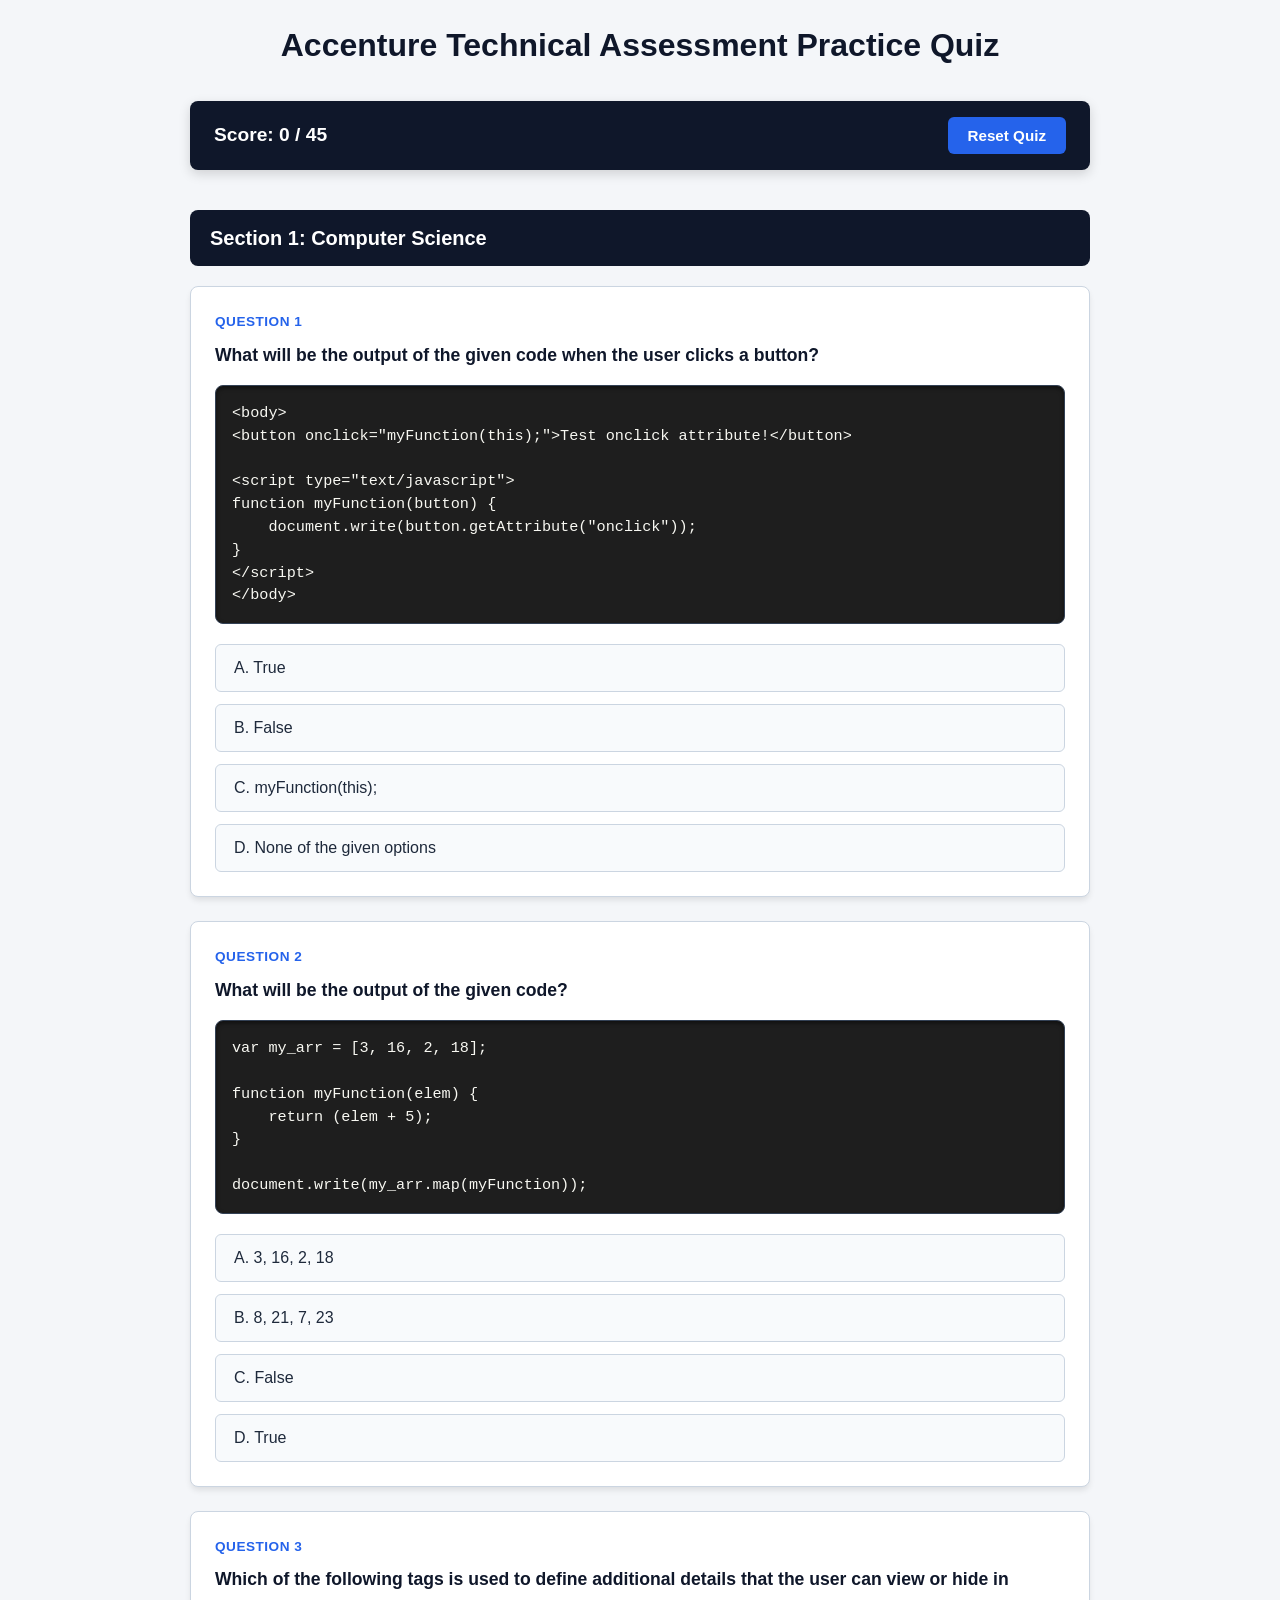
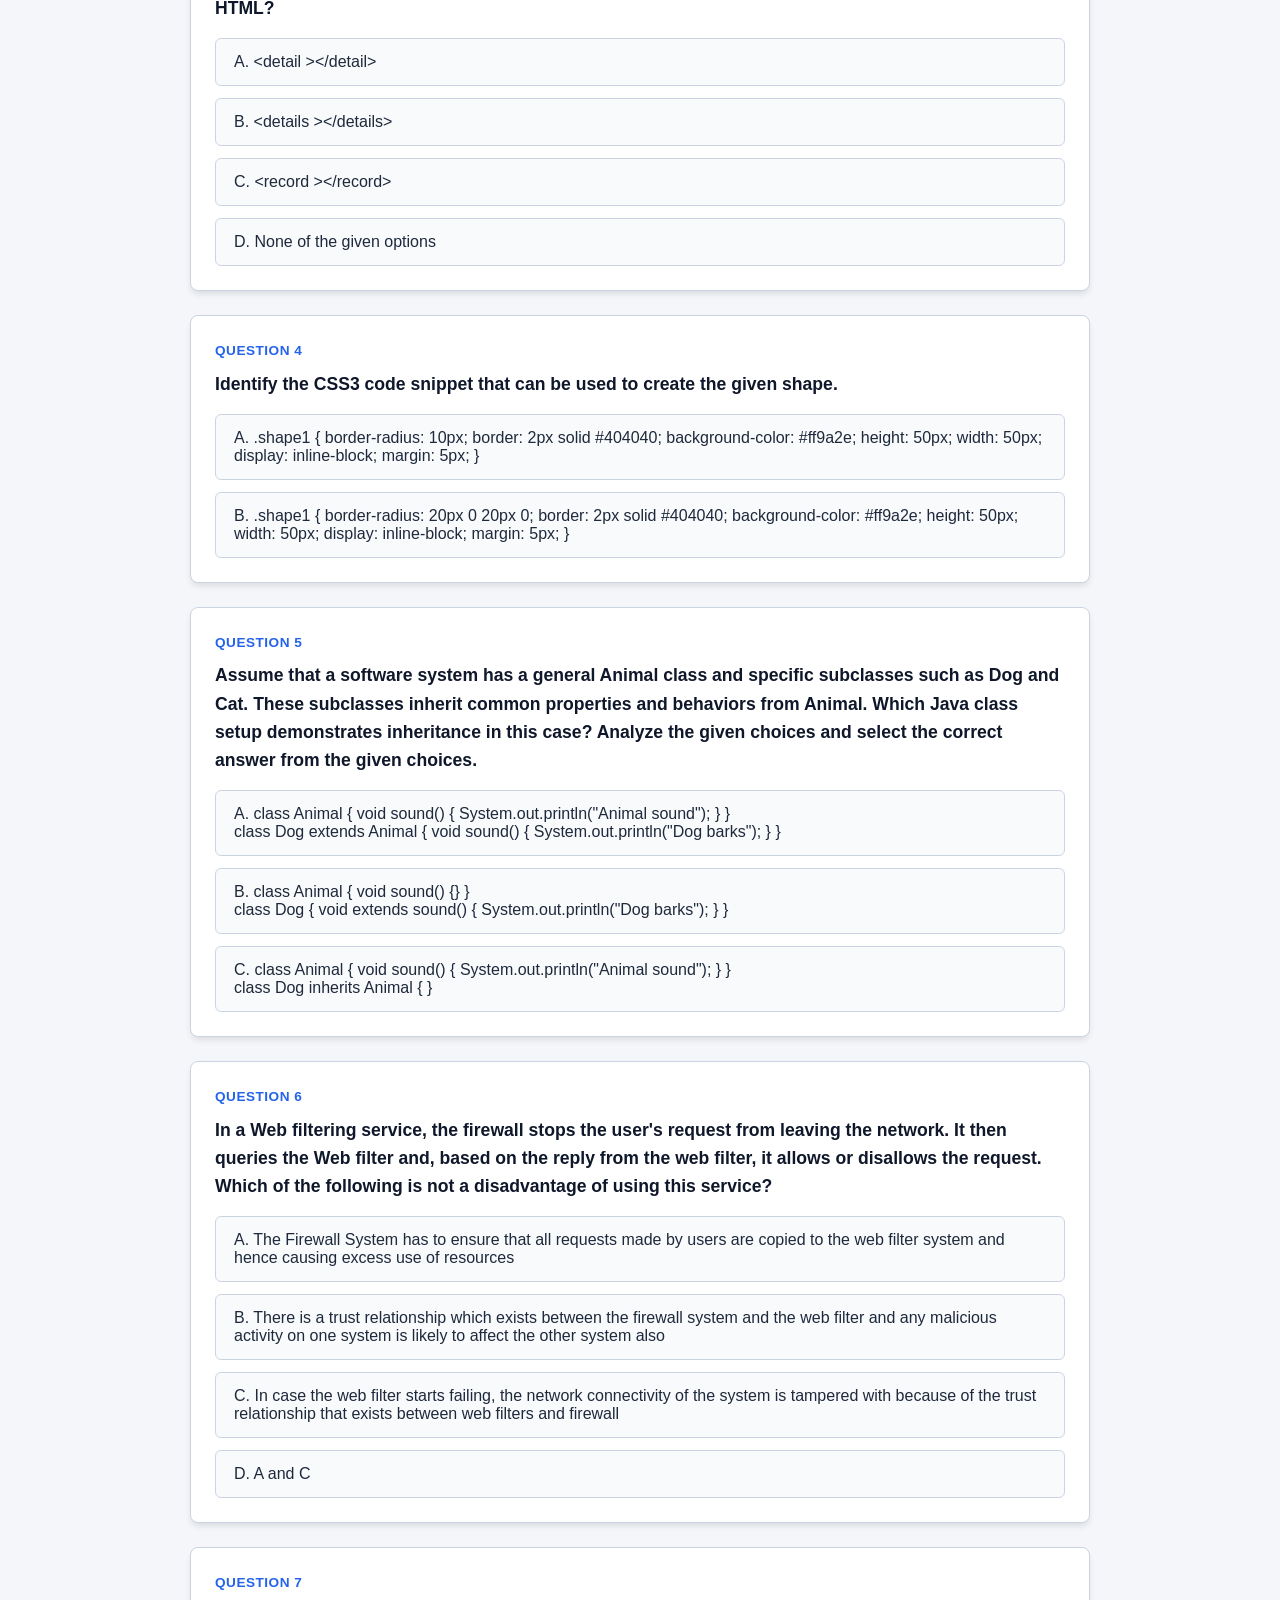
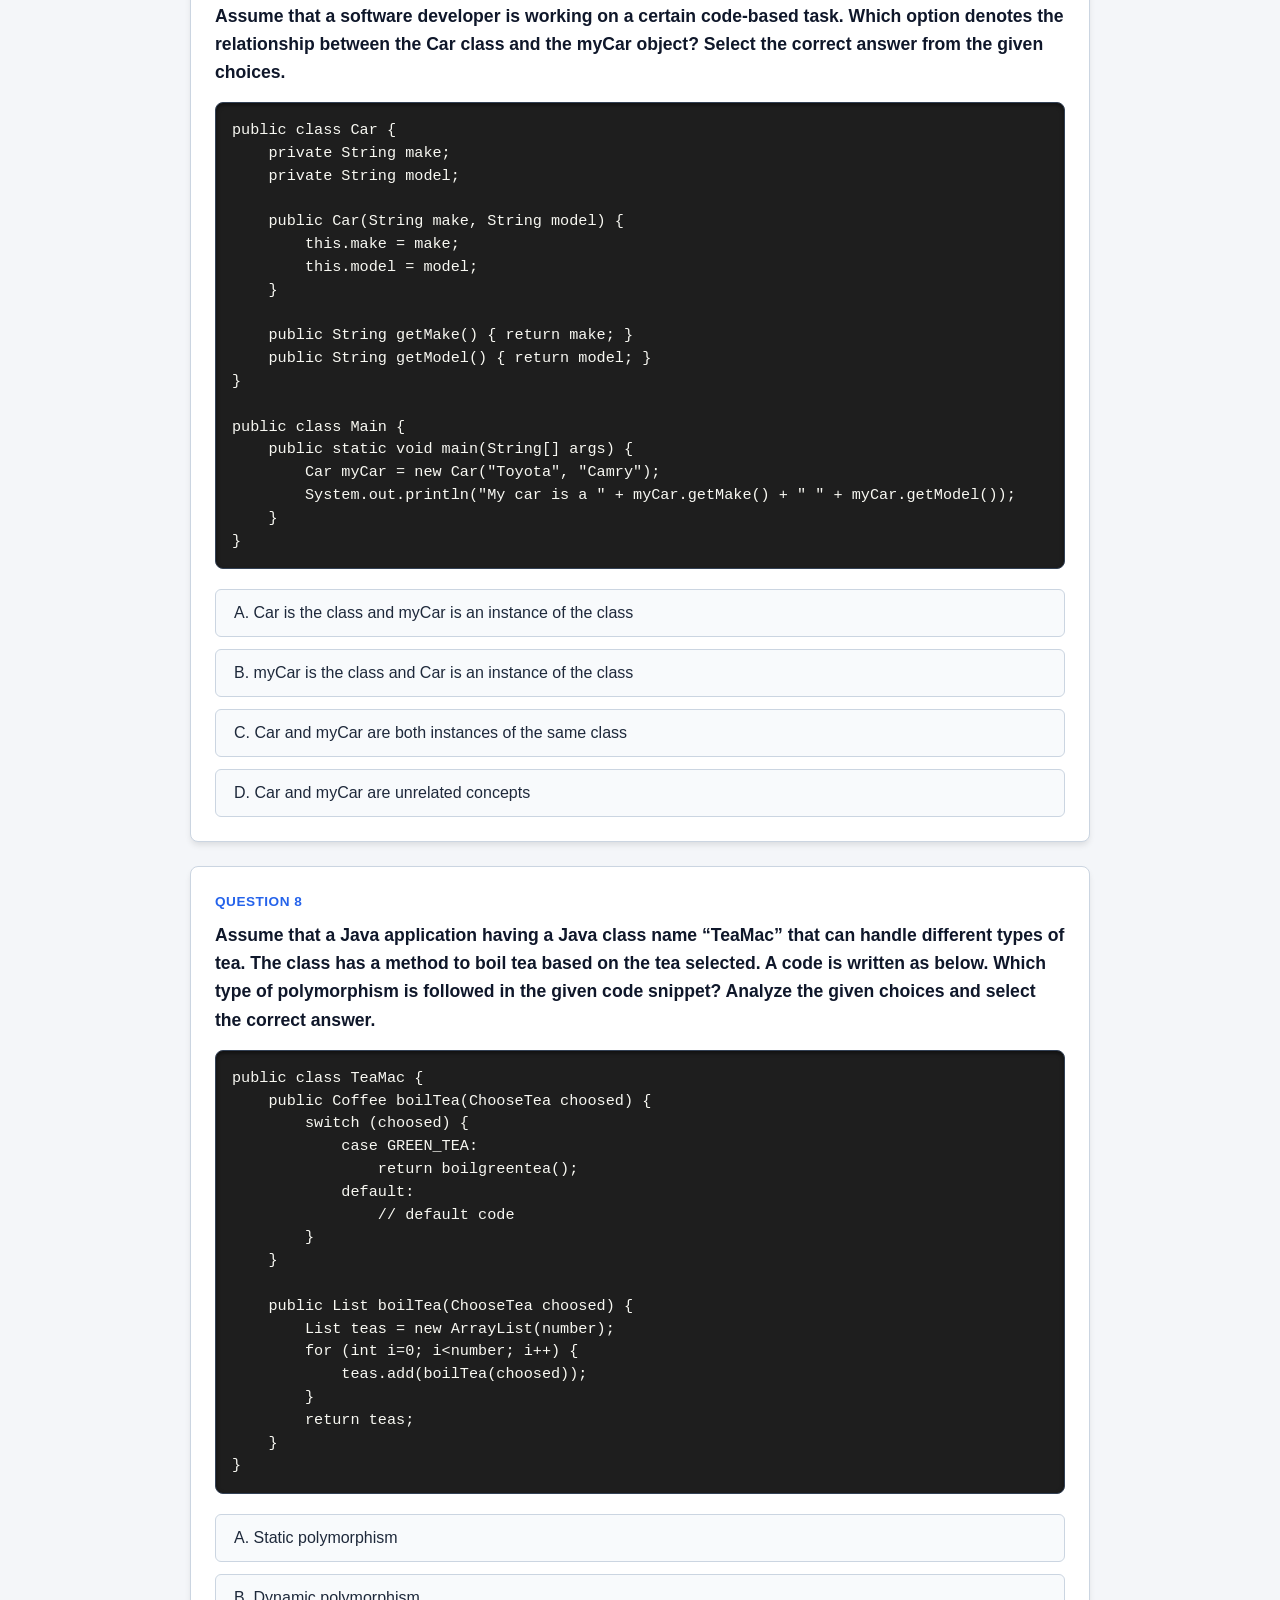
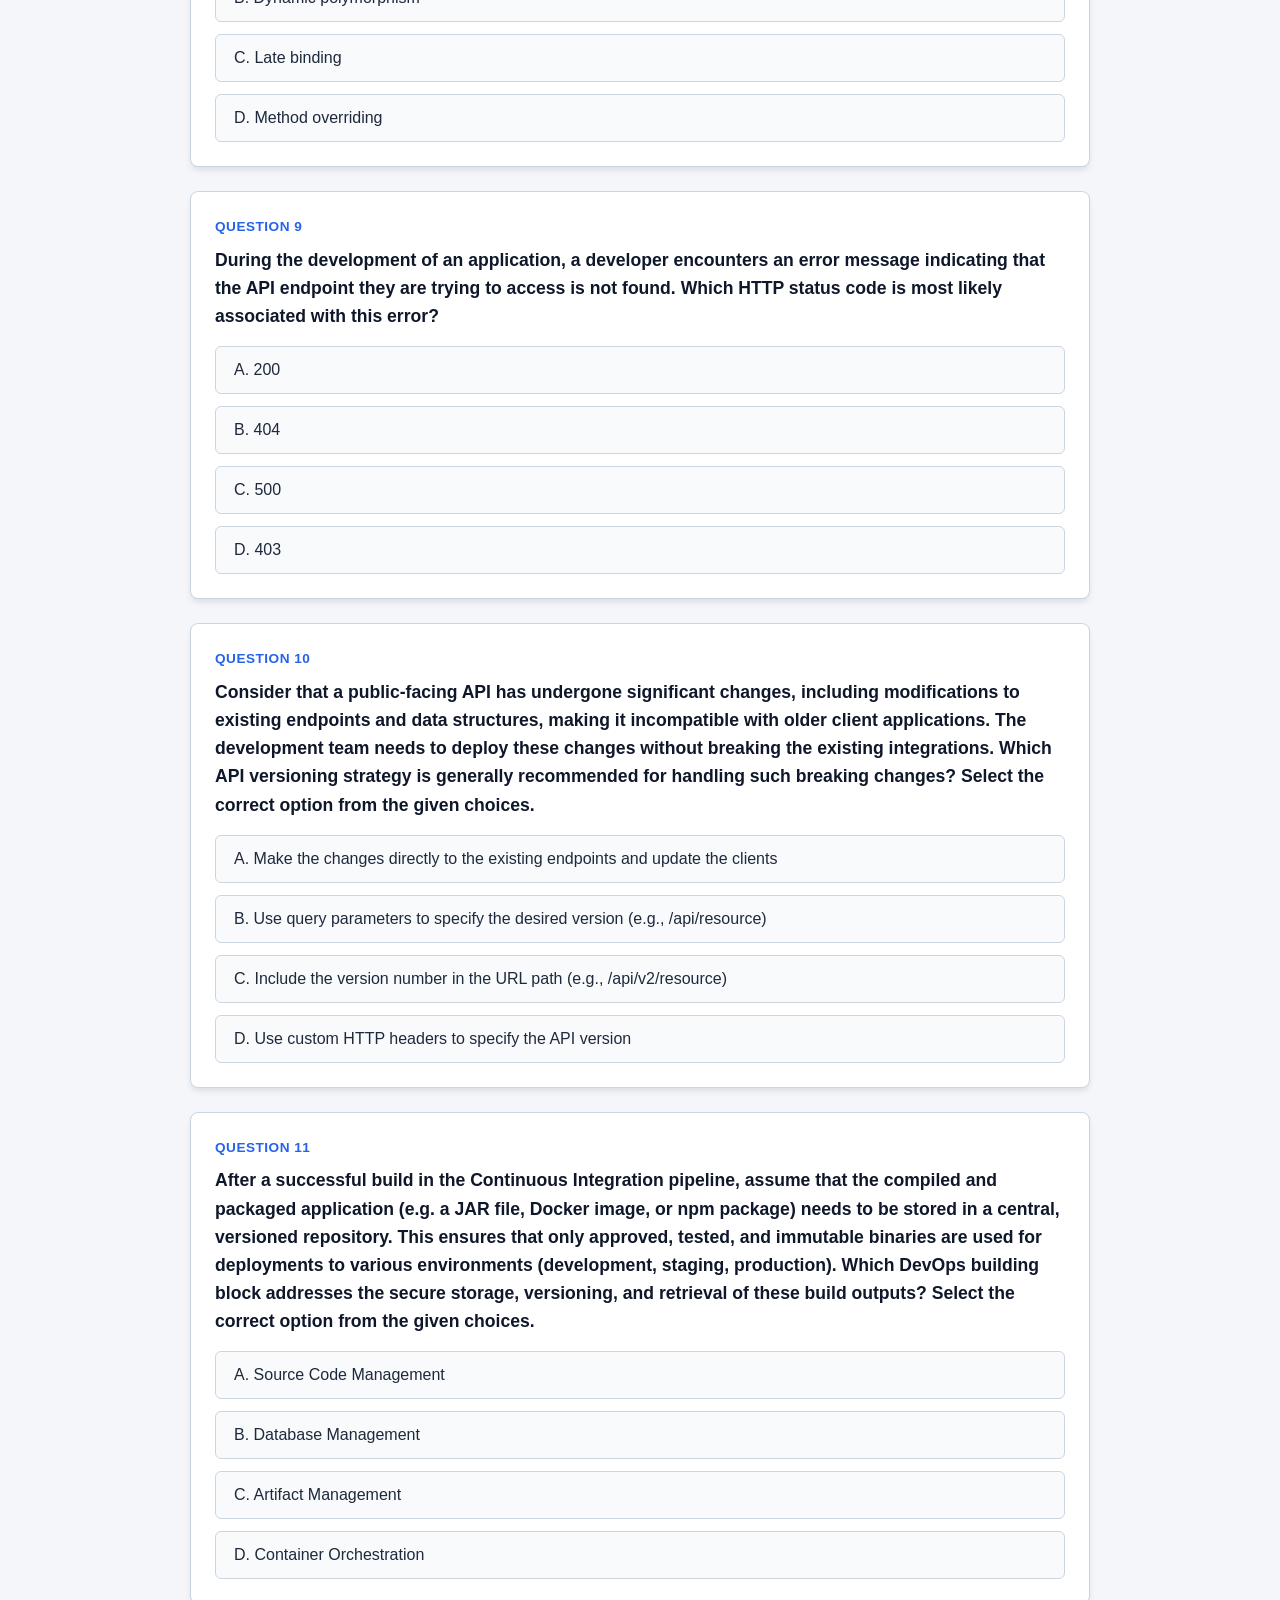
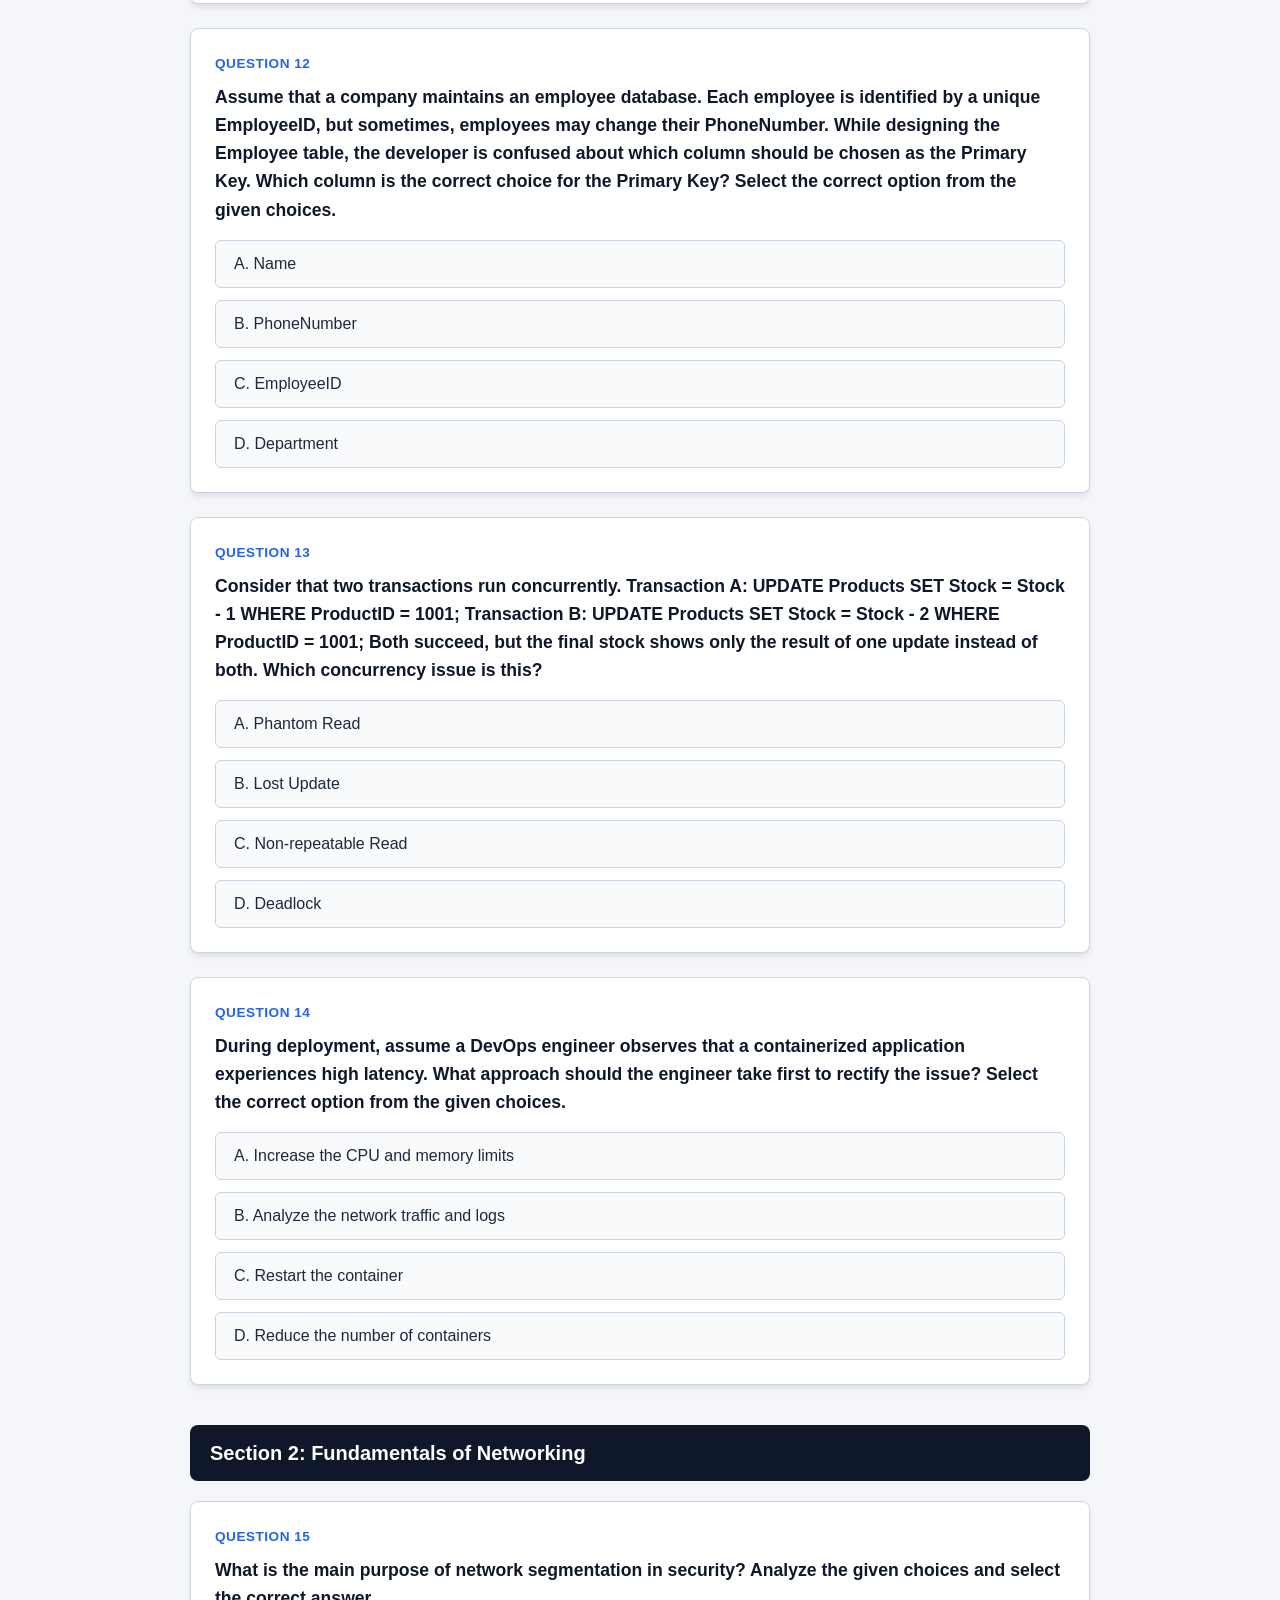
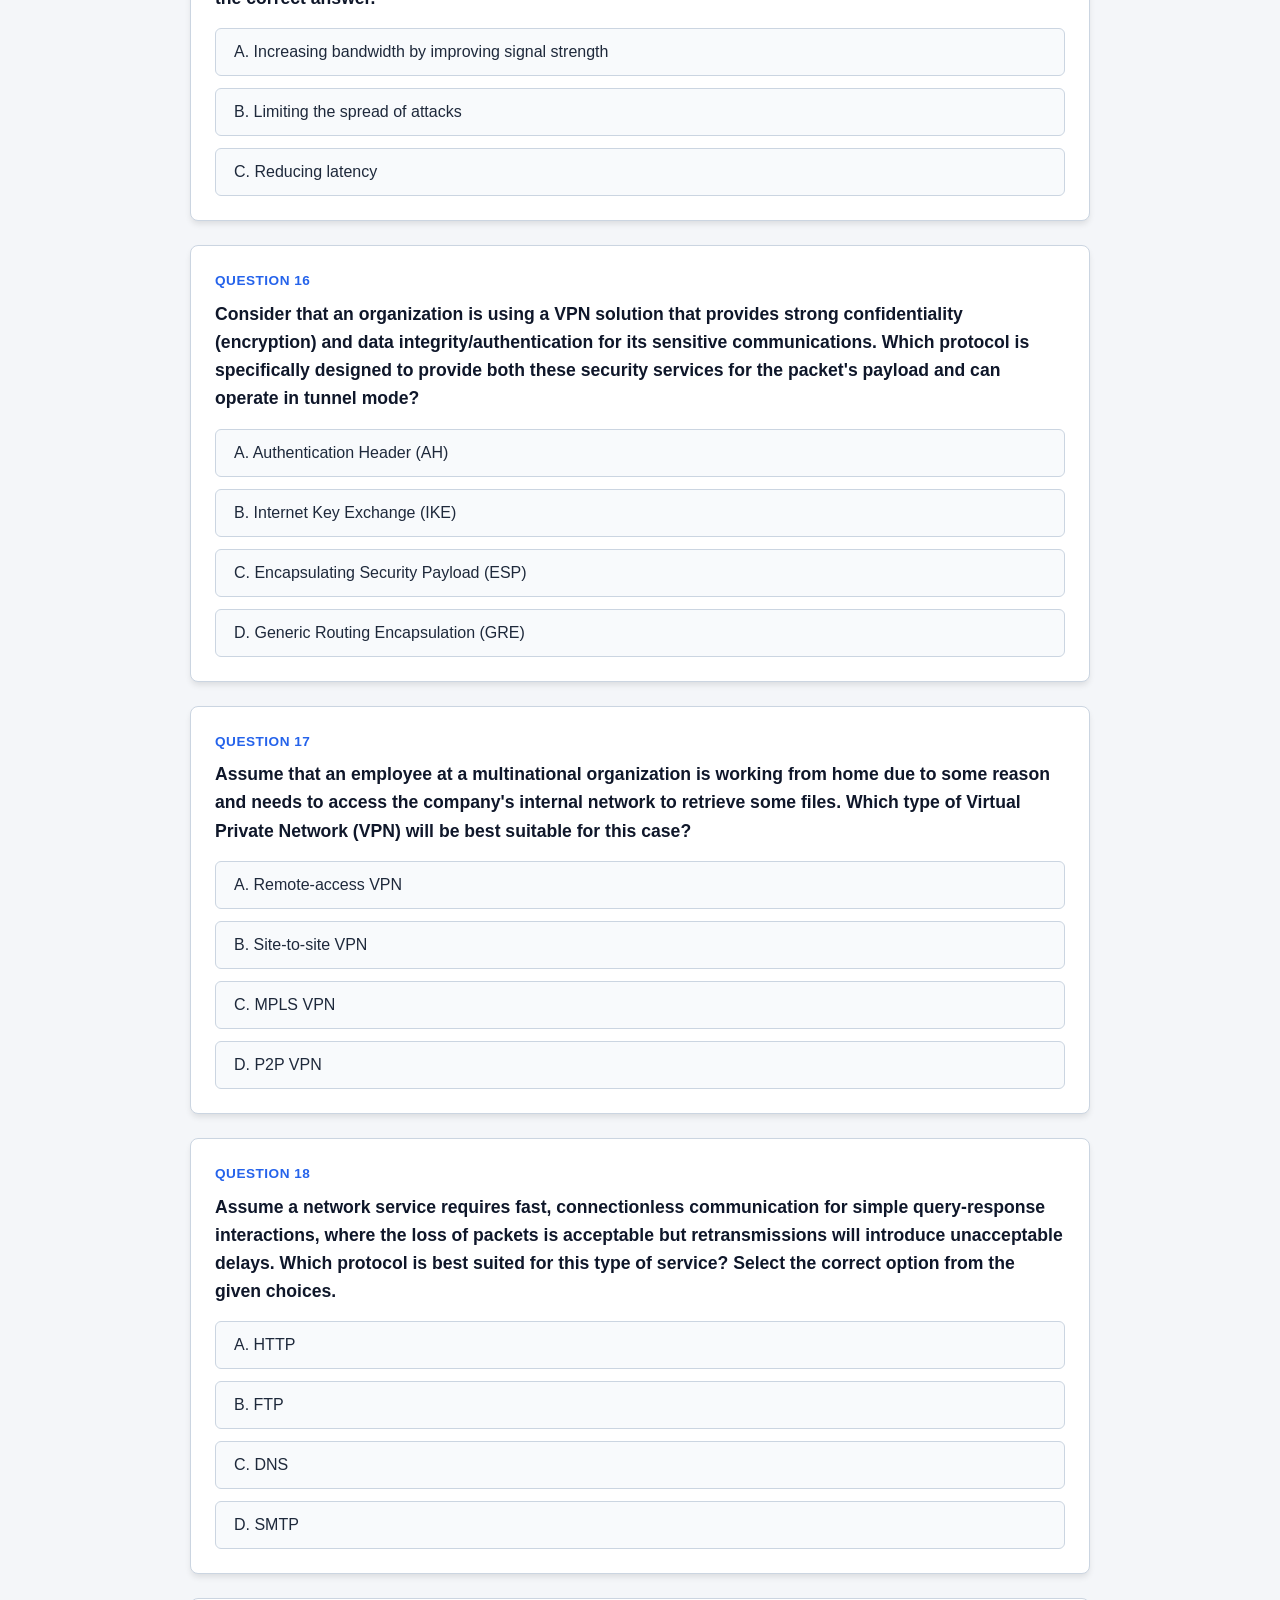
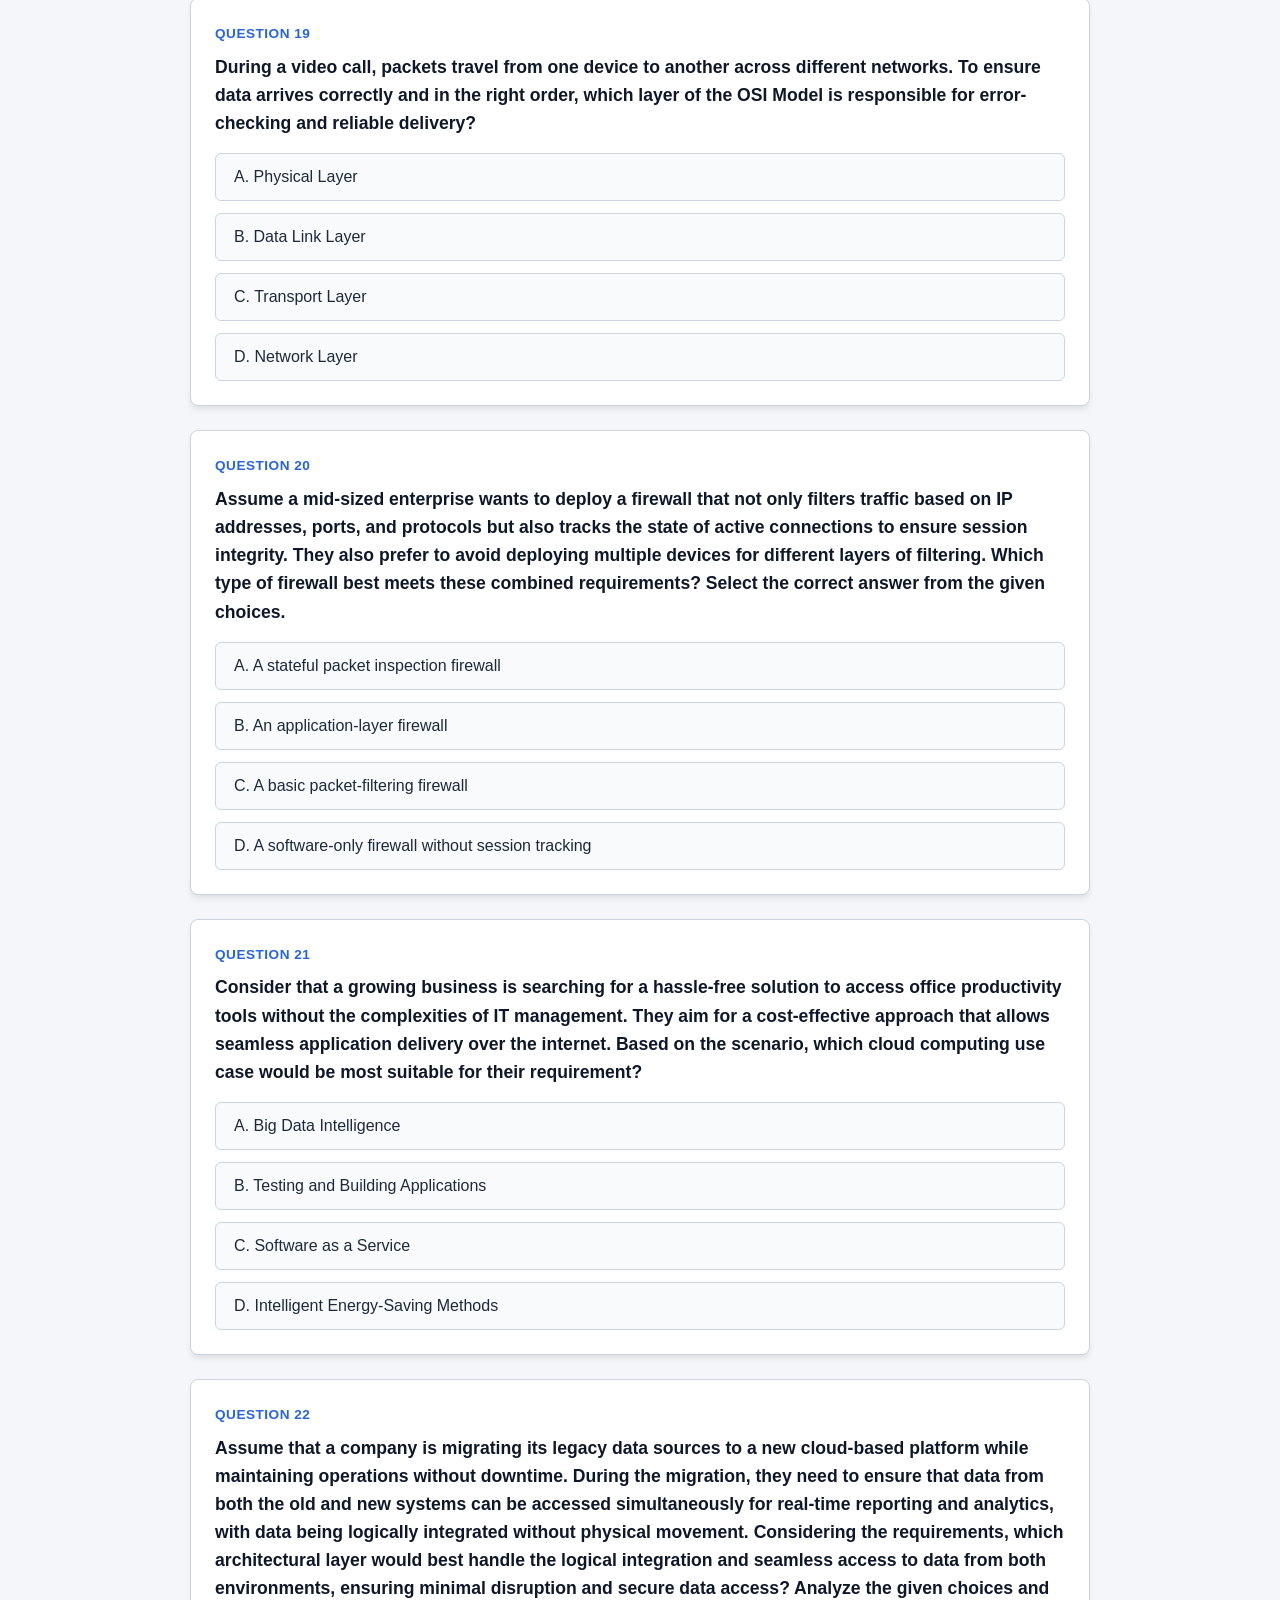
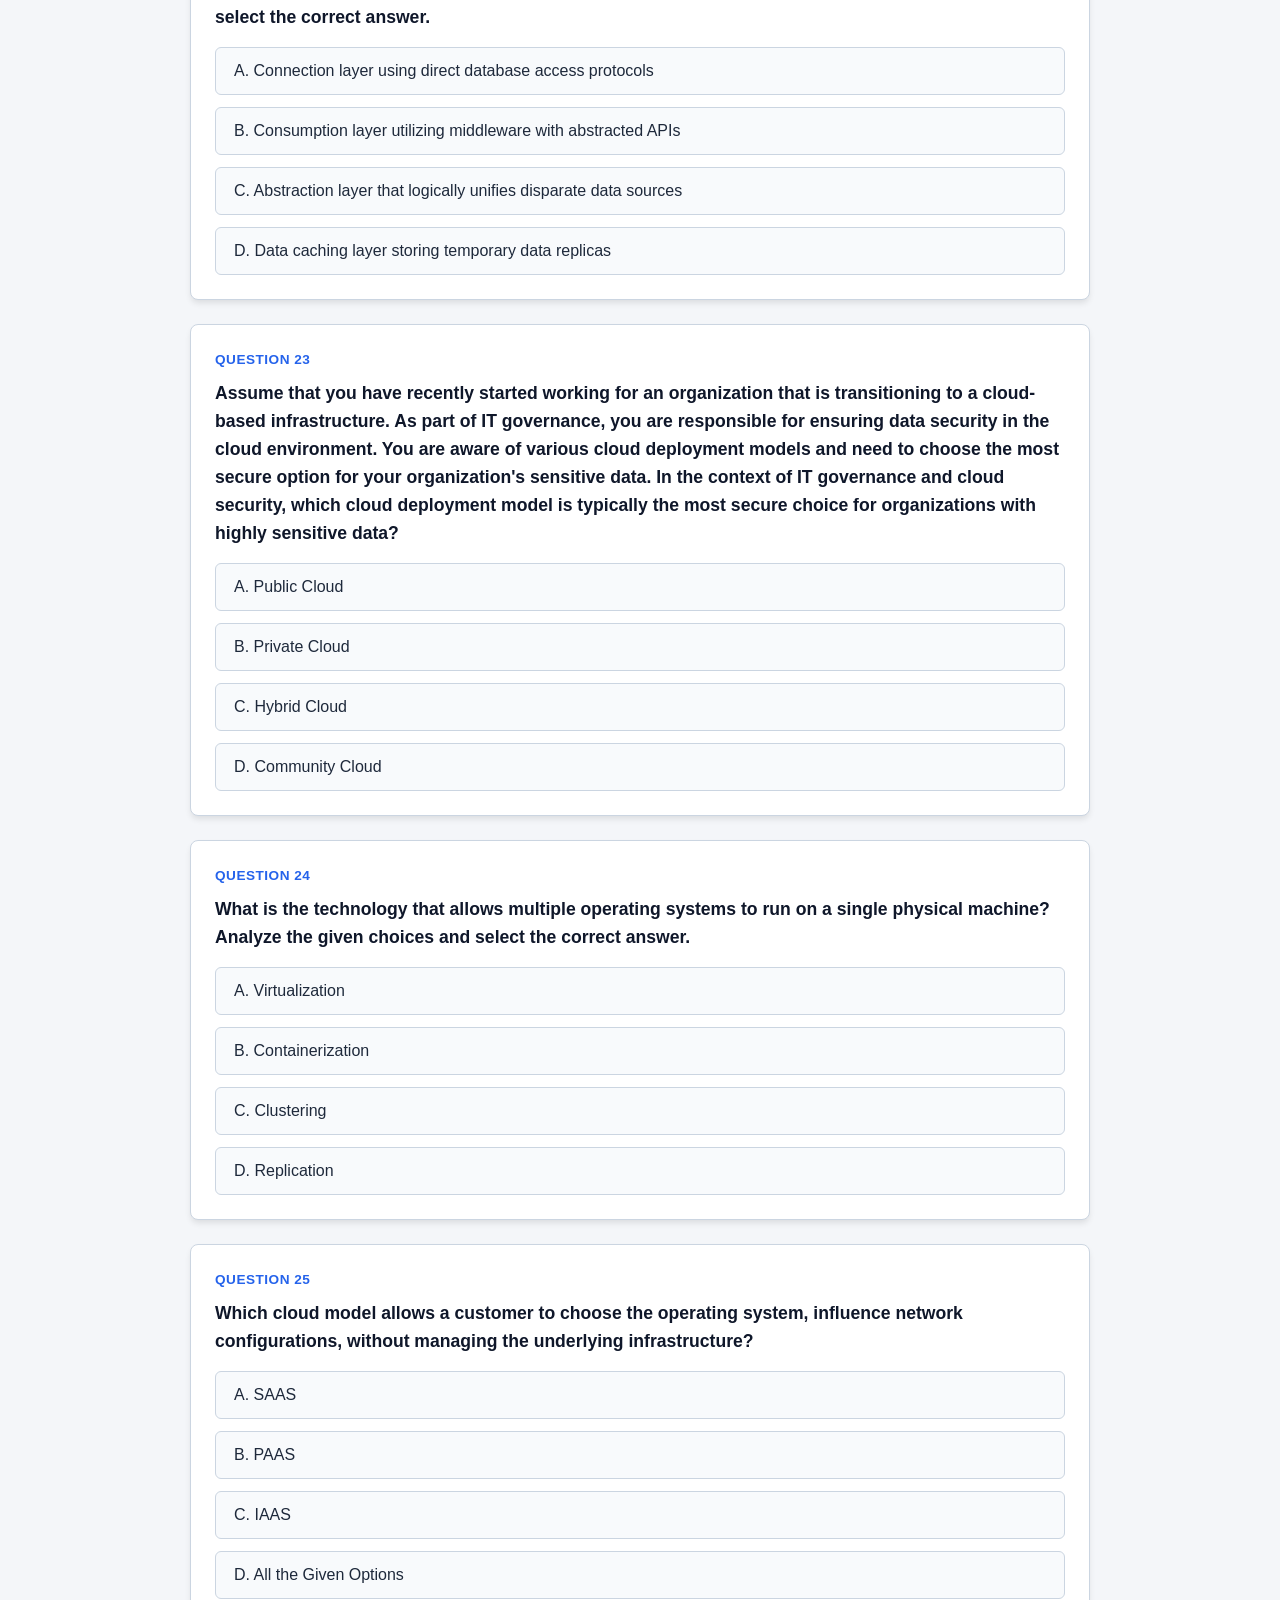
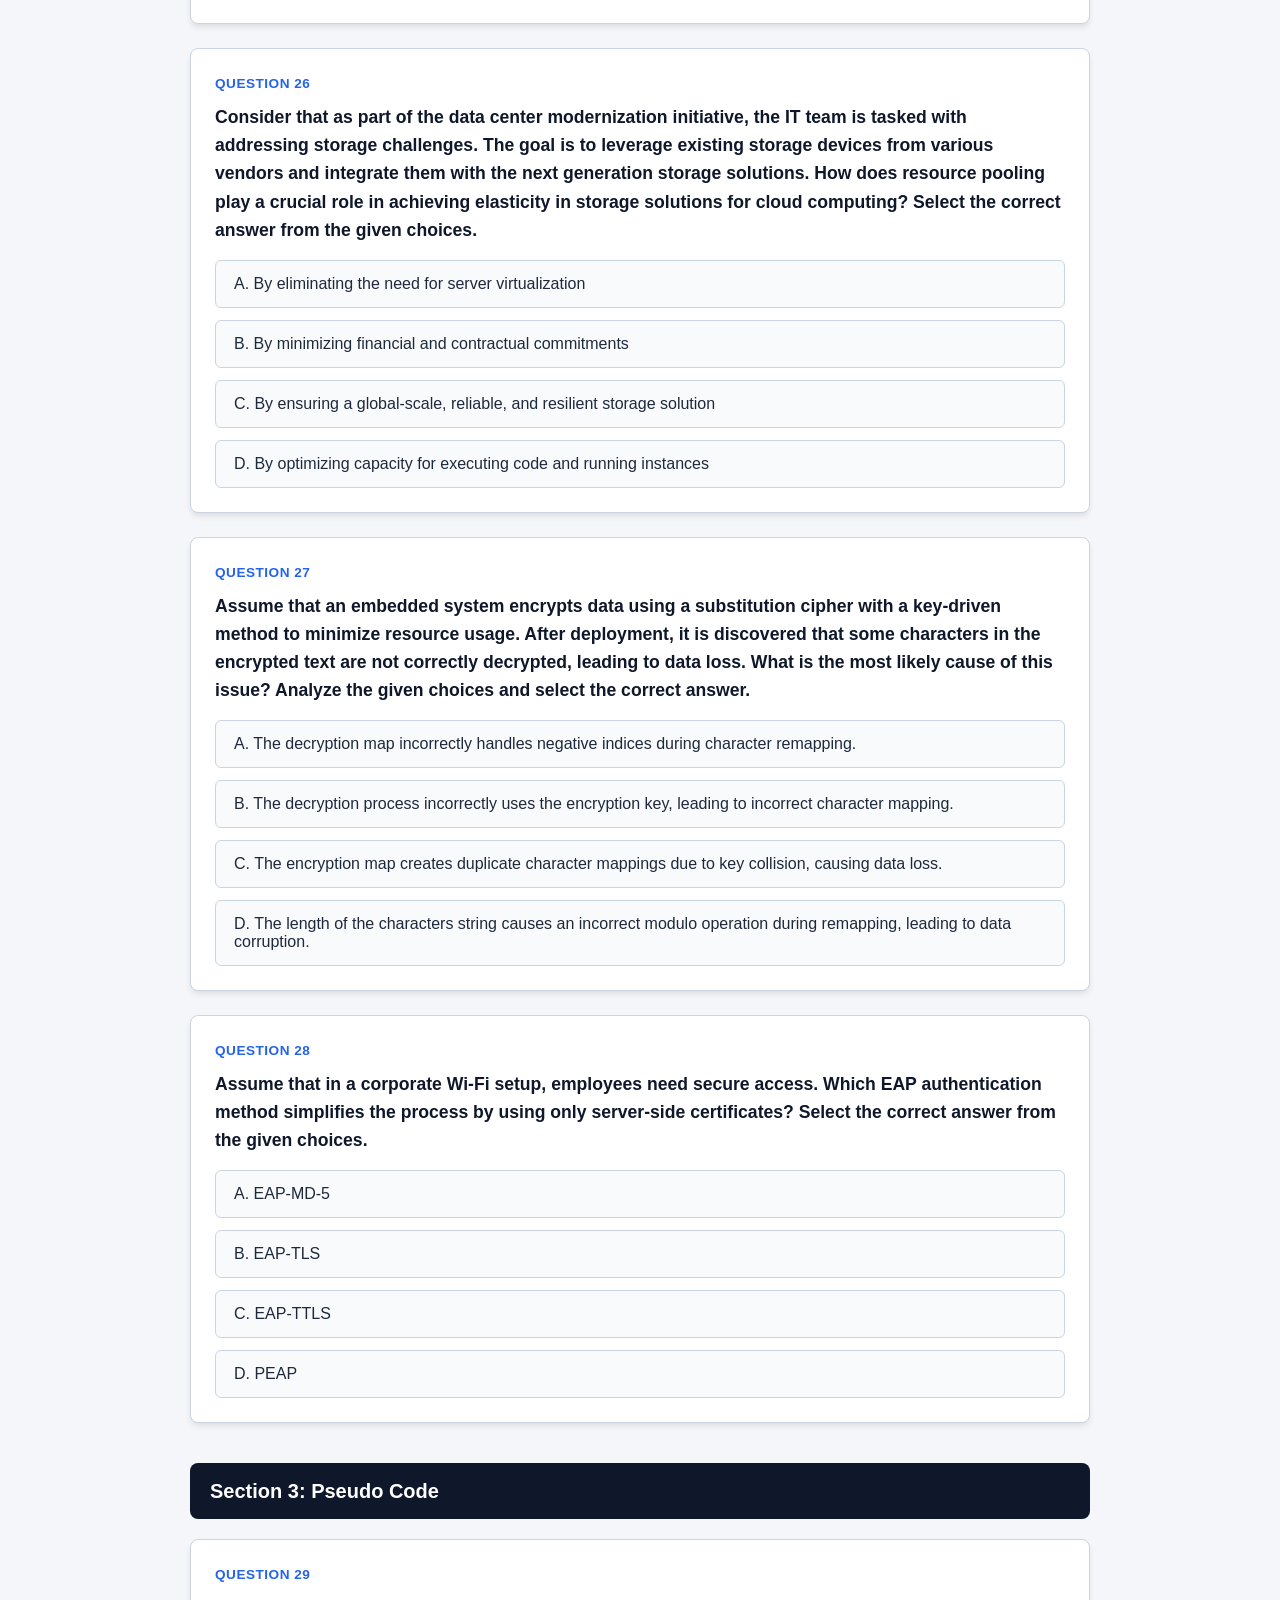
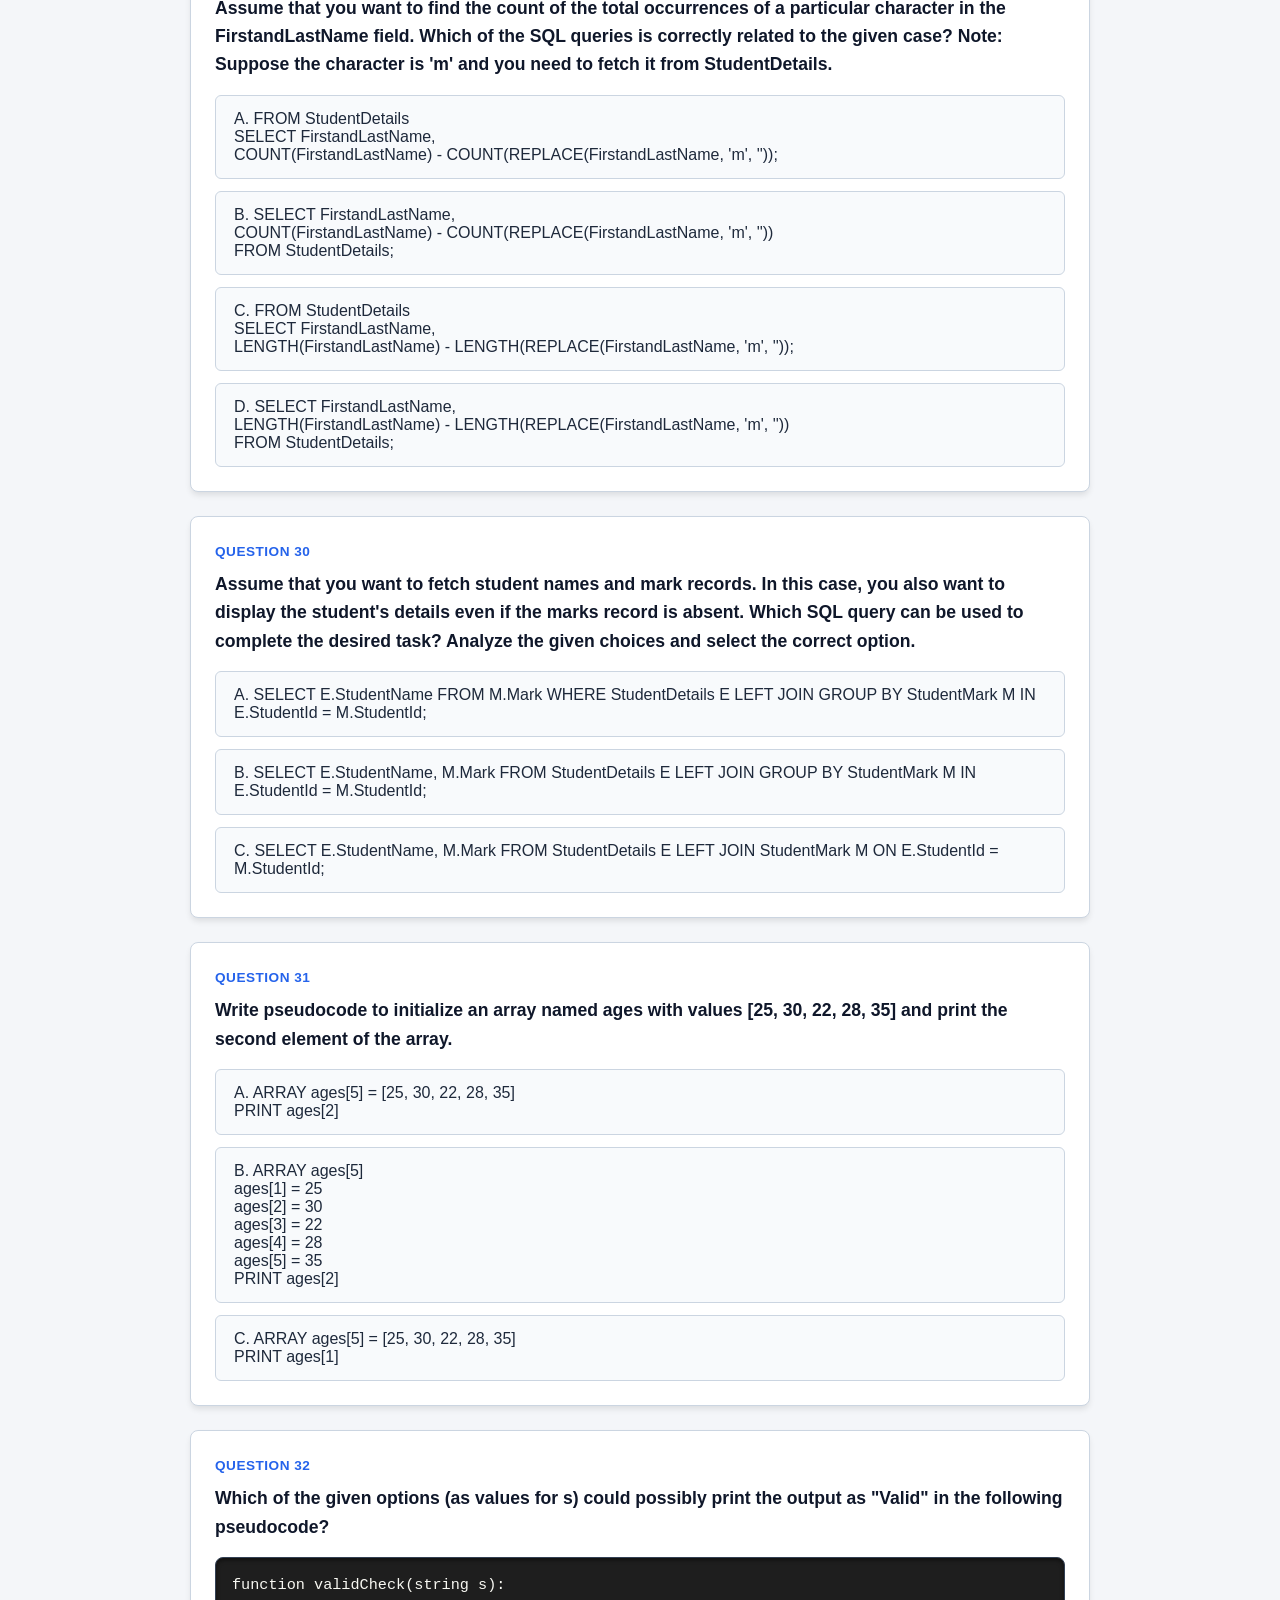
<file: extracted/full-paper-raw.html>
<div><meta charset="UTF-8"><meta name="viewport" content="width=device-width,initial-scale=1.0">
<title></title>
<style type="text/css">:root{--bg-color:#f4f6f9;--card-bg:#fff;--text-color:#1e293b;--accent-color:#2563eb;--correct-color:#16a34a;--incorrect-color:#dc2626;--border-color:#cbd5e1;--code-bg:#1e1e1e;--code-text:#f8f8f2;--code-border:#334155}
*{box-sizing:border-box}body{font-family:'Segoe UI',Tahoma,Geneva,Verdana,sans-serif;background:var(--bg-color);color:var(--text-color);line-height:1.6;margin:0;padding:20px}.container{max-width:900px;margin:0 auto}h1{text-align:center;color:#0f172a;margin-bottom:30px}.section-title{background:#0f172a;color:#fff;padding:12px 20px;border-radius:8px;margin-top:40px;margin-bottom:20px;font-size:1.25rem;font-weight:600}.quiz-card{background:var(--card-bg);border-radius:8px;padding:24px;margin-bottom:24px;box-shadow:0 4px 6px -1px rgba(0,0,0,.1);border:1px solid var(--border-color)}.question-number{font-weight:700;color:var(--accent-color);margin-bottom:8px;text-transform:uppercase;letter-spacing:.5px;font-size:.85rem}.question-text{font-size:1.1rem;font-weight:600;color:#0f172a;margin-bottom:16px;white-space:pre-wrap}pre{background:var(--code-bg)!important;color:var(--code-text)!important;padding:16px;border-radius:8px;overflow-x:auto;font-family:Consolas,'Fira Code','Courier New',monospace;font-size:.95rem;line-height:1.5;border:1px solid var(--code-border);margin-bottom:20px;box-shadow:inset 0 2px 4px rgba(0,0,0,.5)}pre code{background:transparent!important;color:var(--code-text)!important;padding:0!important;font-size:inherit}.options-container{display:flex;flex-direction:column;gap:12px}.option-btn{background:#f8fafc;border:1px solid var(--border-color);color:#1e293b;padding:14px 18px;border-radius:6px;text-align:left;cursor:pointer;font-size:1rem;font-weight:500;transition:all .2s ease;white-space:pre-wrap}.option-btn:hover:not([disabled]){background:#e2e8f0;border-color:#94a3b8}.option-btn.correct{background:#dcfce7!important;border-color:var(--correct-color)!important;color:#14532d!important;font-weight:700}.option-btn.incorrect{background:#fee2e2!important;border-color:var(--incorrect-color)!important;color:#7f1d1d!important;font-weight:600}.explanation{display:none;margin-top:18px;padding:14px 16px;background:#eff6ff;border-left:5px solid var(--accent-color);border-radius:4px;font-size:.95rem;color:#1e3a8a}.score-board{position:sticky;top:15px;background:#0f172a;color:#fff;padding:16px 24px;border-radius:8px;display:flex;justify-content:space-between;align-items:center;margin-bottom:30px;z-index:1000;box-shadow:0 4px 12px rgba(0,0,0,.15)}.score-board h2{margin:0;font-size:1.2rem;font-weight:600}.reset-btn{background:var(--accent-color);color:#fff;border:none;padding:10px 20px;border-radius:6px;cursor:pointer;font-weight:600;font-size:.95rem}.result-banner{display:none;margin:0 0 25px;padding:16px 20px;border-radius:8px;background:#e0f2fe;color:#0c4a6e;font-weight:700;text-align:center}
</style>
<div class="container">
<h1>Accenture Technical Assessment Practice Quiz</h1>

<div class="score-board">
<h2>Score: <span id="score">0</span> / <span id="total">45</span></h2>
<button class="reset-btn" onclick="resetQuiz()">Reset Quiz</button></div>

<div class="result-banner" id="result-banner"> </div>

<div id="quiz-body"> </div>
</div>
<script>const quizData=[{"section": "Section 1: Computer Science", "question": "What will be the output of the given code when the user clicks a button?", "options": ["True", "False", "myFunction(this);", "None of the given options"], "answer": 2, "code": "<body>\n<button onclick=\"myFunction(this);\">Test onclick attribute!<\/button>\n\n<script type=\"text/javascript\">\nfunction myFunction(button) {\n    document.write(button.getAttribute(\"onclick\"));\n}\n<\/script>\n<\/body>", "explanation": "getAttribute('onclick') returns the string stored in the onclick attribute: myFunction(this);"}, {"section": "Section 1: Computer Science", "question": "What will be the output of the given code?", "options": ["3, 16, 2, 18", "8, 21, 7, 23", "False", "True"], "answer": 1, "code": "var my_arr = [3, 16, 2, 18];\n\nfunction myFunction(elem) {\n    return (elem + 5);\n}\n\ndocument.write(my_arr.map(myFunction));", "explanation": "map() adds 5 to each element, producing 8, 21, 7, 23."}, {"section": "Section 1: Computer Science", "question": "Which of the following tags is used to define additional details that the user can view or hide in HTML?", "options": ["<detail ></detail>", "<details ></details>", "<record ></record>", "None of the given options"], "answer": 1, "code": null, "explanation": ""}, {"section": "Section 1: Computer Science", "question": "Identify the CSS3 code snippet that can be used to create the given shape.", "options": [".shape1 { border-radius: 10px; border: 2px solid #404040; background-color: #ff9a2e; height: 50px; width: 50px; display: inline-block; margin: 5px; }", ".shape1 { border-radius: 20px 0 20px 0; border: 2px solid #404040; background-color: #ff9a2e; height: 50px; width: 50px; display: inline-block; margin: 5px; }"], "answer": 1, "code": null, "explanation": ""}, {"section": "Section 1: Computer Science", "question": "Assume that a software system has a general Animal class and specific subclasses such as Dog and Cat. These subclasses inherit common properties and behaviors from Animal. Which Java class setup demonstrates inheritance in this case? Analyze the given choices and select the correct answer from the given choices.", "options": ["class Animal { void sound() { System.out.println(\"Animal sound\"); } }\nclass Dog extends Animal { void sound() { System.out.println(\"Dog barks\"); } }", "class Animal { void sound() {} }\nclass Dog { void extends sound() { System.out.println(\"Dog barks\"); } }", "class Animal { void sound() { System.out.println(\"Animal sound\"); } }\nclass Dog inherits Animal { }"], "answer": 0, "code": null, "explanation": ""}, {"section": "Section 1: Computer Science", "question": "In a Web filtering service, the firewall stops the user's request from leaving the network. It then queries the Web filter and, based on the reply from the web filter, it allows or disallows the request. Which of the following is not a disadvantage of using this service?", "options": ["The Firewall System has to ensure that all requests made by users are copied to the web filter system and hence causing excess use of resources", "There is a trust relationship which exists between the firewall system and the web filter and any malicious activity on one system is likely to affect the other system also", "In case the web filter starts failing, the network connectivity of the system is tampered with because of the trust relationship that exists between web filters and firewall", "A and C"], "answer": 1, "code": null, "explanation": ""}, {"section": "Section 1: Computer Science", "question": "Assume that a software developer is working on a certain code-based task. Which option denotes the relationship between the Car class and the myCar object? Select the correct answer from the given choices.", "options": ["Car is the class and myCar is an instance of the class", "myCar is the class and Car is an instance of the class", "Car and myCar are both instances of the same class", "Car and myCar are unrelated concepts"], "answer": 0, "code": "public class Car {\n    private String make;\n    private String model;\n\n    public Car(String make, String model) {\n        this.make = make;\n        this.model = model;\n    }\n\n    public String getMake() { return make; }\n    public String getModel() { return model; }\n}\n\npublic class Main {\n    public static void main(String[] args) {\n        Car myCar = new Car(\"Toyota\", \"Camry\");\n        System.out.println(\"My car is a \" + myCar.getMake() + \" \" + myCar.getModel());\n    }\n}", "explanation": ""}, {"section": "Section 1: Computer Science", "question": "Assume that a Java application having a Java class name “TeaMac” that can handle different types of tea. The class has a method to boil tea based on the tea selected. A code is written as below. Which type of polymorphism is followed in the given code snippet? Analyze the given choices and select the correct answer.", "options": ["Static polymorphism", "Dynamic polymorphism", "Late binding", "Method overriding"], "answer": 0, "code": "public class TeaMac {\n    public Coffee boilTea(ChooseTea choosed) {\n        switch (choosed) {\n            case GREEN_TEA:\n                return boilgreentea();\n            default:\n                // default code\n        }\n    }\n\n    public List boilTea(ChooseTea choosed) {\n        List teas = new ArrayList(number);\n        for (int i=0; i<number; i++) {\n            teas.add(boilTea(choosed));\n        }\n        return teas;\n    }\n}", "explanation": ""}, {"section": "Section 1: Computer Science", "question": "During the development of an application, a developer encounters an error message indicating that the API endpoint they are trying to access is not found. Which HTTP status code is most likely associated with this error?", "options": ["200", "404", "500", "403"], "answer": 1, "code": null, "explanation": ""}, {"section": "Section 1: Computer Science", "question": "Consider that a public-facing API has undergone significant changes, including modifications to existing endpoints and data structures, making it incompatible with older client applications. The development team needs to deploy these changes without breaking the existing integrations. Which API versioning strategy is generally recommended for handling such breaking changes? Select the correct option from the given choices.", "options": ["Make the changes directly to the existing endpoints and update the clients", "Use query parameters to specify the desired version (e.g., /api/resource)", "Include the version number in the URL path (e.g., /api/v2/resource)", "Use custom HTTP headers to specify the API version"], "answer": 2, "code": null, "explanation": ""}, {"section": "Section 1: Computer Science", "question": "After a successful build in the Continuous Integration pipeline, assume that the compiled and packaged application (e.g. a JAR file, Docker image, or npm package) needs to be stored in a central, versioned repository. This ensures that only approved, tested, and immutable binaries are used for deployments to various environments (development, staging, production). Which DevOps building block addresses the secure storage, versioning, and retrieval of these build outputs? Select the correct option from the given choices.", "options": ["Source Code Management", "Database Management", "Artifact Management", "Container Orchestration"], "answer": 2, "code": null, "explanation": ""}, {"section": "Section 1: Computer Science", "question": "Assume that a company maintains an employee database. Each employee is identified by a unique EmployeeID, but sometimes, employees may change their PhoneNumber. While designing the Employee table, the developer is confused about which column should be chosen as the Primary Key. Which column is the correct choice for the Primary Key? Select the correct option from the given choices.", "options": ["Name", "PhoneNumber", "EmployeeID", "Department"], "answer": 2, "code": null, "explanation": ""}, {"section": "Section 1: Computer Science", "question": "Consider that two transactions run concurrently. Transaction A: UPDATE Products SET Stock = Stock - 1 WHERE ProductID = 1001; Transaction B: UPDATE Products SET Stock = Stock - 2 WHERE ProductID = 1001; Both succeed, but the final stock shows only the result of one update instead of both. Which concurrency issue is this?", "options": ["Phantom Read", "Lost Update", "Non-repeatable Read", "Deadlock"], "answer": 1, "code": null, "explanation": ""}, {"section": "Section 1: Computer Science", "question": "During deployment, assume a DevOps engineer observes that a containerized application experiences high latency. What approach should the engineer take first to rectify the issue? Select the correct option from the given choices.", "options": ["Increase the CPU and memory limits", "Analyze the network traffic and logs", "Restart the container", "Reduce the number of containers"], "answer": 1, "code": null, "explanation": ""}, {"section": "Section 2: Fundamentals of Networking", "question": "What is the main purpose of network segmentation in security? Analyze the given choices and select the correct answer.", "options": ["Increasing bandwidth by improving signal strength", "Limiting the spread of attacks", "Reducing latency"], "answer": 1, "code": null, "explanation": ""}, {"section": "Section 2: Fundamentals of Networking", "question": "Consider that an organization is using a VPN solution that provides strong confidentiality (encryption) and data integrity/authentication for its sensitive communications. Which protocol is specifically designed to provide both these security services for the packet's payload and can operate in tunnel mode?", "options": ["Authentication Header (AH)", "Internet Key Exchange (IKE)", "Encapsulating Security Payload (ESP)", "Generic Routing Encapsulation (GRE)"], "answer": 2, "code": null, "explanation": ""}, {"section": "Section 2: Fundamentals of Networking", "question": "Assume that an employee at a multinational organization is working from home due to some reason and needs to access the company's internal network to retrieve some files. Which type of Virtual Private Network (VPN) will be best suitable for this case?", "options": ["Remote-access VPN", "Site-to-site VPN", "MPLS VPN", "P2P VPN"], "answer": 0, "code": null, "explanation": ""}, {"section": "Section 2: Fundamentals of Networking", "question": "Assume a network service requires fast, connectionless communication for simple query-response interactions, where the loss of packets is acceptable but retransmissions will introduce unacceptable delays. Which protocol is best suited for this type of service? Select the correct option from the given choices.", "options": ["HTTP", "FTP", "DNS", "SMTP"], "answer": 2, "code": null, "explanation": ""}, {"section": "Section 2: Fundamentals of Networking", "question": "During a video call, packets travel from one device to another across different networks. To ensure data arrives correctly and in the right order, which layer of the OSI Model is responsible for error-checking and reliable delivery?", "options": ["Physical Layer", "Data Link Layer", "Transport Layer", "Network Layer"], "answer": 2, "code": null, "explanation": ""}, {"section": "Section 2: Fundamentals of Networking", "question": "Assume a mid-sized enterprise wants to deploy a firewall that not only filters traffic based on IP addresses, ports, and protocols but also tracks the state of active connections to ensure session integrity. They also prefer to avoid deploying multiple devices for different layers of filtering. Which type of firewall best meets these combined requirements? Select the correct answer from the given choices.", "options": ["A stateful packet inspection firewall", "An application-layer firewall", "A basic packet-filtering firewall", "A software-only firewall without session tracking"], "answer": 0, "code": null, "explanation": ""}, {"section": "Section 2: Fundamentals of Networking", "question": "Consider that a growing business is searching for a hassle-free solution to access office productivity tools without the complexities of IT management. They aim for a cost-effective approach that allows seamless application delivery over the internet. Based on the scenario, which cloud computing use case would be most suitable for their requirement?", "options": ["Big Data Intelligence", "Testing and Building Applications", "Software as a Service", "Intelligent Energy-Saving Methods"], "answer": 2, "code": null, "explanation": ""}, {"section": "Section 2: Fundamentals of Networking", "question": "Assume that a company is migrating its legacy data sources to a new cloud-based platform while maintaining operations without downtime. During the migration, they need to ensure that data from both the old and new systems can be accessed simultaneously for real-time reporting and analytics, with data being logically integrated without physical movement. Considering the requirements, which architectural layer would best handle the logical integration and seamless access to data from both environments, ensuring minimal disruption and secure data access? Analyze the given choices and select the correct answer.", "options": ["Connection layer using direct database access protocols", "Consumption layer utilizing middleware with abstracted APIs", "Abstraction layer that logically unifies disparate data sources", "Data caching layer storing temporary data replicas"], "answer": 2, "code": null, "explanation": ""}, {"section": "Section 2: Fundamentals of Networking", "question": "Assume that you have recently started working for an organization that is transitioning to a cloud-based infrastructure. As part of IT governance, you are responsible for ensuring data security in the cloud environment. You are aware of various cloud deployment models and need to choose the most secure option for your organization's sensitive data. In the context of IT governance and cloud security, which cloud deployment model is typically the most secure choice for organizations with highly sensitive data?", "options": ["Public Cloud", "Private Cloud", "Hybrid Cloud", "Community Cloud"], "answer": 1, "code": null, "explanation": ""}, {"section": "Section 2: Fundamentals of Networking", "question": "What is the technology that allows multiple operating systems to run on a single physical machine? Analyze the given choices and select the correct answer.", "options": ["Virtualization", "Containerization", "Clustering", "Replication"], "answer": 0, "code": null, "explanation": ""}, {"section": "Section 2: Fundamentals of Networking", "question": "Which cloud model allows a customer to choose the operating system, influence network configurations, without managing the underlying infrastructure?", "options": ["SAAS", "PAAS", "IAAS", "All the Given Options"], "answer": 2, "code": null, "explanation": ""}, {"section": "Section 2: Fundamentals of Networking", "question": "Consider that as part of the data center modernization initiative, the IT team is tasked with addressing storage challenges. The goal is to leverage existing storage devices from various vendors and integrate them with the next generation storage solutions. How does resource pooling play a crucial role in achieving elasticity in storage solutions for cloud computing? Select the correct answer from the given choices.", "options": ["By eliminating the need for server virtualization", "By minimizing financial and contractual commitments", "By ensuring a global-scale, reliable, and resilient storage solution", "By optimizing capacity for executing code and running instances"], "answer": 2, "code": null, "explanation": ""}, {"section": "Section 2: Fundamentals of Networking", "question": "Assume that an embedded system encrypts data using a substitution cipher with a key-driven method to minimize resource usage. After deployment, it is discovered that some characters in the encrypted text are not correctly decrypted, leading to data loss. What is the most likely cause of this issue? Analyze the given choices and select the correct answer.", "options": ["The decryption map incorrectly handles negative indices during character remapping.", "The decryption process incorrectly uses the encryption key, leading to incorrect character mapping.", "The encryption map creates duplicate character mappings due to key collision, causing data loss.", "The length of the characters string causes an incorrect modulo operation during remapping, leading to data corruption."], "answer": 1, "code": null, "explanation": ""}, {"section": "Section 2: Fundamentals of Networking", "question": "Assume that in a corporate Wi-Fi setup, employees need secure access. Which EAP authentication method simplifies the process by using only server-side certificates? Select the correct answer from the given choices.", "options": ["EAP-MD-5", "EAP-TLS", "EAP-TTLS", "PEAP"], "answer": 3, "code": null, "explanation": ""}, {"section": "Section 3: Pseudo Code", "question": "Assume that you want to find the count of the total occurrences of a particular character in the FirstandLastName field. Which of the SQL queries is correctly related to the given case? Note: Suppose the character is 'm' and you need to fetch it from StudentDetails.", "options": ["FROM StudentDetails\nSELECT FirstandLastName,\nCOUNT(FirstandLastName) - COUNT(REPLACE(FirstandLastName, 'm', ''));", "SELECT FirstandLastName,\nCOUNT(FirstandLastName) - COUNT(REPLACE(FirstandLastName, 'm', ''))\nFROM StudentDetails;", "FROM StudentDetails\nSELECT FirstandLastName,\nLENGTH(FirstandLastName) - LENGTH(REPLACE(FirstandLastName, 'm', ''));", "SELECT FirstandLastName,\nLENGTH(FirstandLastName) - LENGTH(REPLACE(FirstandLastName, 'm', ''))\nFROM StudentDetails;"], "answer": 3, "code": null, "explanation": ""}, {"section": "Section 3: Pseudo Code", "question": "Assume that you want to fetch student names and mark records. In this case, you also want to display the student's details even if the marks record is absent. Which SQL query can be used to complete the desired task? Analyze the given choices and select the correct option.", "options": ["SELECT E.StudentName FROM M.Mark WHERE StudentDetails E LEFT JOIN GROUP BY StudentMark M IN E.StudentId = M.StudentId;", "SELECT E.StudentName, M.Mark FROM StudentDetails E LEFT JOIN GROUP BY StudentMark M IN E.StudentId = M.StudentId;", "SELECT E.StudentName, M.Mark FROM StudentDetails E LEFT JOIN StudentMark M ON E.StudentId = M.StudentId;"], "answer": 2, "code": null, "explanation": ""}, {"section": "Section 3: Pseudo Code", "question": "Write pseudocode to initialize an array named ages with values [25, 30, 22, 28, 35] and print the second element of the array.", "options": ["ARRAY ages[5] = [25, 30, 22, 28, 35]\nPRINT ages[2]", "ARRAY ages[5]\nages[1] = 25\nages[2] = 30\nages[3] = 22\nages[4] = 28\nages[5] = 35\nPRINT ages[2]", "ARRAY ages[5] = [25, 30, 22, 28, 35]\nPRINT ages[1]"], "answer": 2, "code": null, "explanation": ""}, {"section": "Section 3: Pseudo Code", "question": "Which of the given options (as values for s) could possibly print the output as \"Valid\" in the following pseudocode?", "options": ["arun32", "kkvarun32", "arun$2", "arun@2"], "answer": 0, "code": "function validCheck(string s):\n    if s matches \"[a-zA-Z0-9]{6}\"\n        then print \"Valid\"\n    else\n        then print \"Not Valid\"\n    endif\nend function validCheck", "explanation": ""}, {"section": "Section 3: Pseudo Code", "question": "What will be the output of the depicted pseudo code?", "options": ["78", "69", "55", "65"], "answer": 3, "code": "Integer a,b,c\nSet a=8, b=5, c=6\n\nfor(each c from 3 to 4)\n    b=9+b\n    b=(b+7)+a\n    b=(b&4)+b\nEnd for\n\nPrint a+b", "explanation": "Evaluating the two loop iterations gives b=33 and then b=57? Actually, with the source expression b=(b&4)+b, the final b is 57 and a+b is 65."}, {"section": "Section 3: Pseudo Code", "question": "What will be the output of the given pseudo code?", "options": ["1.0", "4.0", "8.0", "17.0"], "answer": 1, "code": "Integer j\nInteger arr[2][2] = {{1, 2}, {2, 4}}\n\narr[0][1] = (arr[1][0] & arr[0][0]) & arr[1][1]\n\nif ((arr[0][0] - arr[0][1]) > (arr[1][1] + arr[0][1]))\n    arr[0][0] = (arr[1][1] + arr[1][1]) + arr[0][0]\nEnd if\n\narr[0][0] = (3+7) & arr[0][0]\n\nPrint arr[1][1] + arr[0][0]", "explanation": "The first AND gives 0, the condition is false, then 10 & 1 = 0, so the final result is 4.0."}, {"section": "Section 3: Pseudo Code", "question": "What does the following pseudocode accomplish?", "options": ["Calculates the factorial of input_number.", "Computes the sum of input_number and its predecessors.", "Multiplies input_number by the product of its predecessors.", "Determines the square of input_number."], "answer": 0, "code": "FUNCTION cal(number):\n    IF number is 0 OR number is 1\n        RETURN 1\n    ELSE:\n        RETURN some_operation(number, cal(number - 1))\n    END IF\nEND FUNCTION cal\n\nresult = cal(input_number)\nPRINT result", "explanation": ""}, {"section": "Section 3: Pseudo Code", "question": "What will be the output of the following pseudo code for a=0, b=2, c=7?", "options": ["6", "9", "13", "27"], "answer": 1, "code": "Integer funn(Integer a, Integer b, Integer c)\n\nif((a+c+b)<(3+b-a))\n    a=b+c\n\n    if((b+c+a)<(9+a+6))\n        a=(b+a)+b\n    Else\n        b=(3+4)+a\n    End if\n\n    c=(b+c)+c\nEnd if\n\nPrint a+b+c", "explanation": ""}, {"section": "Section 3: Pseudo Code", "question": "What will be the output of the following pseudo code?", "options": ["50", "59", "55", "63"], "answer": 2, "code": "Integer p,q,r\nSet p=4, q=8, r=6\n\nif((p+r)>(q-p))\n    q=(q+7)+q\n\n    if((4+q^p)<(7+p+r))\n        p=(q^p)^r\n    Else\n        r=5+q\n    End if\nEnd if\n\nPrint p+q+r", "explanation": "The outer condition is true, q becomes 23, the inner condition is false, r becomes 28, and the sum is 55."}, {"section": "Section 3: Pseudo Code", "question": "What will be the output of the following pseudo code for a=1, b=6, c=7?", "options": ["14", "20", "9", "24"], "answer": 0, "code": "Integer funn(Integer a, Integer b, Integer c)\n\nif((a+8+c)<(6+a))\n    a=(a+b)+b\n\n    if((a+b+c)<(b+c+a))\n        a=c+c\n    Else\n        c=(c+a)+b\n    End if\n\n    c=7+b\nEnd if\n\nreturn a+b+c", "explanation": "The outer condition is 16 < 7, which is false, so the return value is 1+6+7 = 14."}, {"section": "Section 4: Common Applications and OS", "question": "Assume a CPU needs to fetch an instruction from the main memory. Which physical component on the motherboard acts as the primary communication pathway for data, addresses, and control signals between the CPU, memory, and I/O devices? Select the correct option from the given choices.", "options": ["Peripheral Component Interconnect (PCI) slot", "System Bus", "CPU Register", "Northbridge/Southbridge Chipset"], "answer": 1, "code": null, "explanation": ""}, {"section": "Section 4: Common Applications and OS", "question": "Suppose you want to implement a bus where the input-output devices are attached to the computer by wires. In this, the data transfer on a bus is carried out by electronic processes. Then the host controller sends messages to the device controller, and the device controller performs the operations. Which device will you choose if these device controllers consist of a built-in cache so that data transfer occurs faster?", "options": ["Enhanced interior drive electronics", "Enhanced integrated drive electronics", "Enhanced interior driver electronics", "Enhanced integrated hard driver"], "answer": 1, "code": null, "explanation": ""}, {"section": "Section 4: Common Applications and OS", "question": "You are designing the file management subsystem of an operating system. Besides creating, deleting, and manipulating files and directories, which additional function would significantly improve the system's ability to organize and access files efficiently?", "options": ["Implementing file compression techniques", "Managing file permissions and access control", "Supporting file encryption for security", "Maintaining file backup and recovery mechanisms"], "answer": 1, "code": null, "explanation": ""}, {"section": "Section 4: Common Applications and OS", "question": "In MS PowerPoint, a presenter wants to automatically highlight key bullet points one by one after explaining each, without manually animating every bullet. What is the best feature to use?", "options": ["Apply a delay on each bullet animation.", "Use the 'Appear' animation with trigger action.", "Use the 'By Paragraph' animation option.", "Group bullets and animate them with 'Wipe'."], "answer": 2, "code": null, "explanation": ""}, {"section": "Section 4: Common Applications and OS", "question": "John is writing a report and needs to insert today's date without typing it manually. Which shortcut in MS Word allows him to do this?", "options": ["Alt + Shift + D", "Ctrl + Shift + T", "Ctrl + Alt + D", "Shift + F5"], "answer": 0, "code": null, "explanation": ""}, {"section": "Section 4: Common Applications and OS", "question": "In the dataset below, what is the result of the following formula? =INDEX(A2:A9, MATCH(MAX(C2:C9), C2:C9, 0))", "options": ["Printer", "Laptop", "Mouse", "Monitor"], "answer": 1, "code": "Product | Category | Unit Price | Units Sold | Discount % | Sale Date | Region\nLaptop | Electronics | 850 | 10 | 5 | 10-01-2023 | North\nMonitor | Electronics | 200 | 25 | 10 | 15-01-2023 | South\nMouse | Accessories | 25 | 100 | 0 | 01-02-2023 | North\nKeyboard | Accessories | 45 | 60 | 0 | 10-02-2023 | East\nPrinter | Electronics | 300 | 15 | 15 | 05-03-2023 | West\nTablet | Electronics | 500 | 20 | 5 | 15-03-2023 | South\nWebcam | Accessories | 50 | 40 | 0 | 01-04-2023 | North\nSpeaker | Accessories | 70 | 30 | 10 | 10-04-2023 | East", "explanation": ""}, {"section": "Section 4: Common Applications and OS", "question": "Assume that you are employed by a company that has recently suffered a security breach in its computer systems. As the IT manager, you are assigned the responsibility of enhancing the company's operating system security. Which property of an operating system will you prioritize in order to achieve this goal? Select the correct answer from the given choices.", "options": ["Access control", "User interface", "Multitasking", "Virtual memory"], "answer": 0, "code": null, "explanation": ""}];
let currentScore=0;let answeredQuestions=new Set();
function escapeHtml(text){return String(text).replace(/&/g,"&amp;").replace(/</g,"&lt;").replace(/>/g,"&gt;").replace(/"/g,"&quot;");}
function renderQuiz(){const quizBody=document.getElementById('quiz-body');quizBody.innerHTML='';let currentSection='';quizData.forEach((q,index)=>{if(q.section!==currentSection){currentSection=q.section;const sectionHeader=document.createElement('div');sectionHeader.className='section-title';sectionHeader.innerText=currentSection;quizBody.appendChild(sectionHeader);}const card=document.createElement('div');card.className='quiz-card';card.id=`q-${index}`;let codeBlock=q.code?`<pre><code>${escapeHtml(q.code)}</code></pre>`:'';let optionsHtml=q.options.map((opt,optIndex)=>`<button class="option-btn" onclick="checkAnswer(${index},${optIndex})">${escapeHtml(String.fromCharCode(65+optIndex)+'. '+opt)}</button>`).join('');card.innerHTML=`<div class="question-number">Question ${index+1}</div><div class="question-text">${escapeHtml(q.question)}</div>${codeBlock}<div class="options-container" id="options-${index}">${optionsHtml}</div><div class="explanation" id="exp-${index}"><strong>Explanation:</strong> ${escapeHtml(q.explanation||'')}</div>`;quizBody.appendChild(card);});document.getElementById('total').innerText=quizData.length;}
function checkAnswer(qIndex,selectedOpt){if(answeredQuestions.has(qIndex))return;answeredQuestions.add(qIndex);const qData=quizData[qIndex];const buttons=document.getElementById(`options-${qIndex}`).getElementsByClassName('option-btn');for(let i=0;i<buttons.length;i++){buttons[i].disabled=true;if(i===qData.answer)buttons[i].classList.add('correct');if(i===selectedOpt&&selectedOpt!==qData.answer)buttons[i].classList.add('incorrect');}if(selectedOpt===qData.answer){currentScore++;document.getElementById('score').innerText=currentScore;}document.getElementById(`exp-${qIndex}`).style.display='block';if(answeredQuestions.size===quizData.length){const b=document.getElementById('result-banner');b.style.display='block';b.innerText=`Quiz complete — Score: ${currentScore} / ${quizData.length}`;b.scrollIntoView({behavior:'smooth',block:'center'});}}
function resetQuiz(){currentScore=0;answeredQuestions.clear();document.getElementById('score').innerText='0';document.getElementById('result-banner').style.display='none';renderQuiz();window.scrollTo({top:0,behavior:'smooth'});}
renderQuiz();</script></div>
</file>
